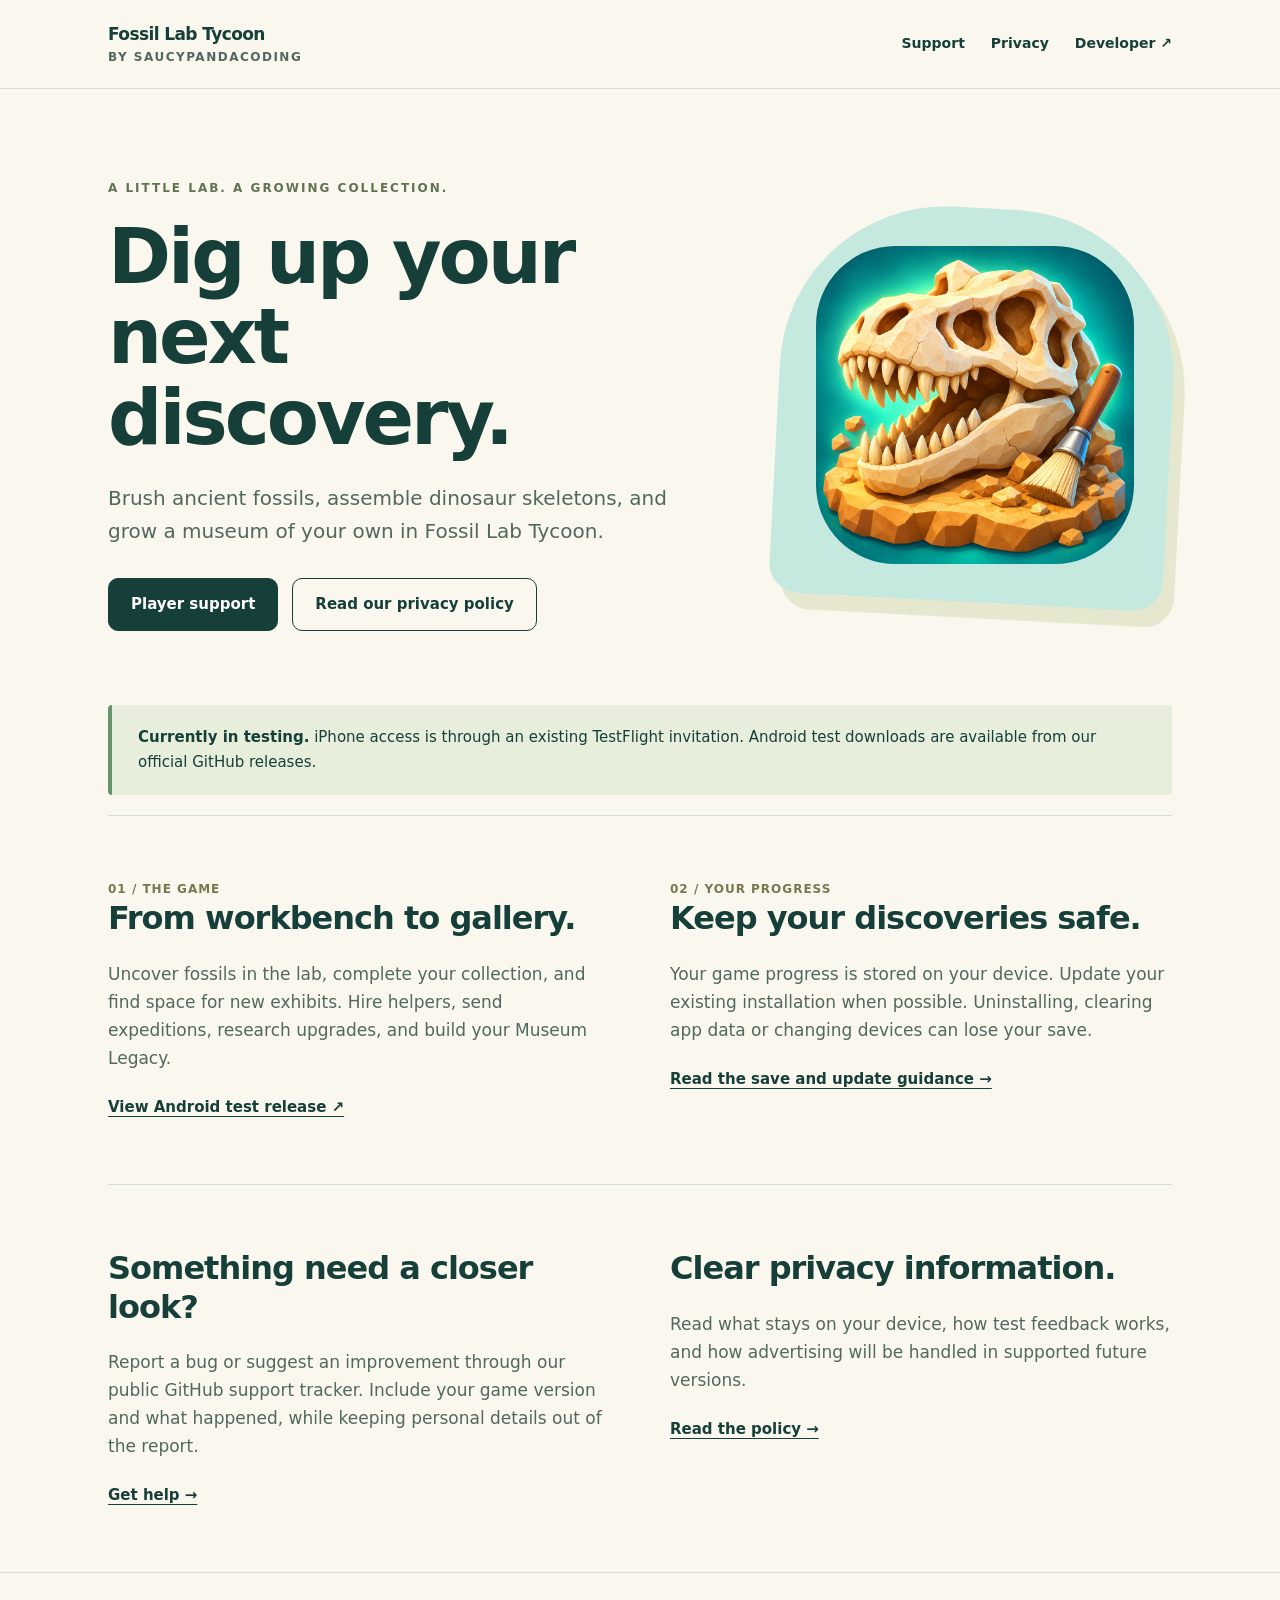
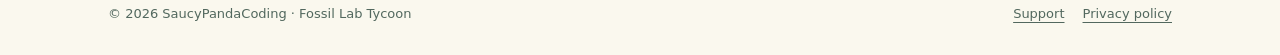
<file: index.html>
<!doctype html><html lang="en"><head><meta charset="utf-8"><meta name="viewport" content="width=device-width,initial-scale=1"><meta name="description" content="Official Fossil Lab Tycoon website. Player support, privacy information and test downloads from SaucyPandaCoding."><title>Fossil Lab Tycoon · SaucyPandaCoding</title><link rel="icon" href="/assets/fossil-lab-icon.png"><link rel="stylesheet" href="/styles.css"></head><body><a class="skip" href="#main">Skip to content</a><header><nav class="wrap" aria-label="Main navigation"><a class="brand" href="/">Fossil Lab Tycoon<span>By SaucyPandaCoding</span></a><div class="links"><a href="/support.html">Support</a><a href="/privacy.html">Privacy</a><a href="https://github.com/SaucyPandaCoding">Developer ↗</a></div></nav></header><main id="main" class="wrap"><section class="hero"><div><div class="eyebrow">A little lab. A growing collection.</div><h1>Dig up your<br>next discovery.</h1><p class="intro">Brush ancient fossils, assemble dinosaur skeletons, and grow a museum of your own in Fossil Lab Tycoon.</p><div class="buttons"><a class="button" href="/support.html">Player support</a><a class="button secondary" href="/privacy.html">Read our privacy policy</a></div></div><div class="art"><img src="/assets/fossil-lab-icon.png" width="512" height="512" alt="Fossil Lab Tycoon dinosaur skull app icon"></div></section><p class="ribbon"><strong>Currently in testing.</strong> iPhone access is through an existing TestFlight invitation. Android test downloads are available from our official GitHub releases.</p><section class="section columns"><div><div class="number">01 / THE GAME</div><h2>From workbench to gallery.</h2><p>Uncover fossils in the lab, complete your collection, and find space for new exhibits. Hire helpers, send expeditions, research upgrades, and build your Museum Legacy.</p><a class="text-link" href="https://github.com/SaucyPandaCoding/Fossil-Lab-Tycoon-Downloads/releases/latest">View Android test release ↗</a></div><div><div class="number">02 / YOUR PROGRESS</div><h2>Keep your discoveries safe.</h2><p>Your game progress is stored on your device. Update your existing installation when possible. Uninstalling, clearing app data or changing devices can lose your save.</p><a class="text-link" href="/support.html#saves">Read the save and update guidance →</a></div></section><section class="section columns"><div><h2>Something need a closer look?</h2><p>Report a bug or suggest an improvement through our public GitHub support tracker. Include your game version and what happened, while keeping personal details out of the report.</p><a class="text-link" href="/support.html">Get help →</a></div><div><h2>Clear privacy information.</h2><p>Read what stays on your device, how test feedback works, and how advertising will be handled in supported future versions.</p><a class="text-link" href="/privacy.html">Read the policy →</a></div></section></main><footer><div class="wrap"><span>© 2026 SaucyPandaCoding · Fossil Lab Tycoon</span><div><a href="/support.html">Support</a><a href="/privacy.html">Privacy policy</a></div></div></footer></body></html>
</file>
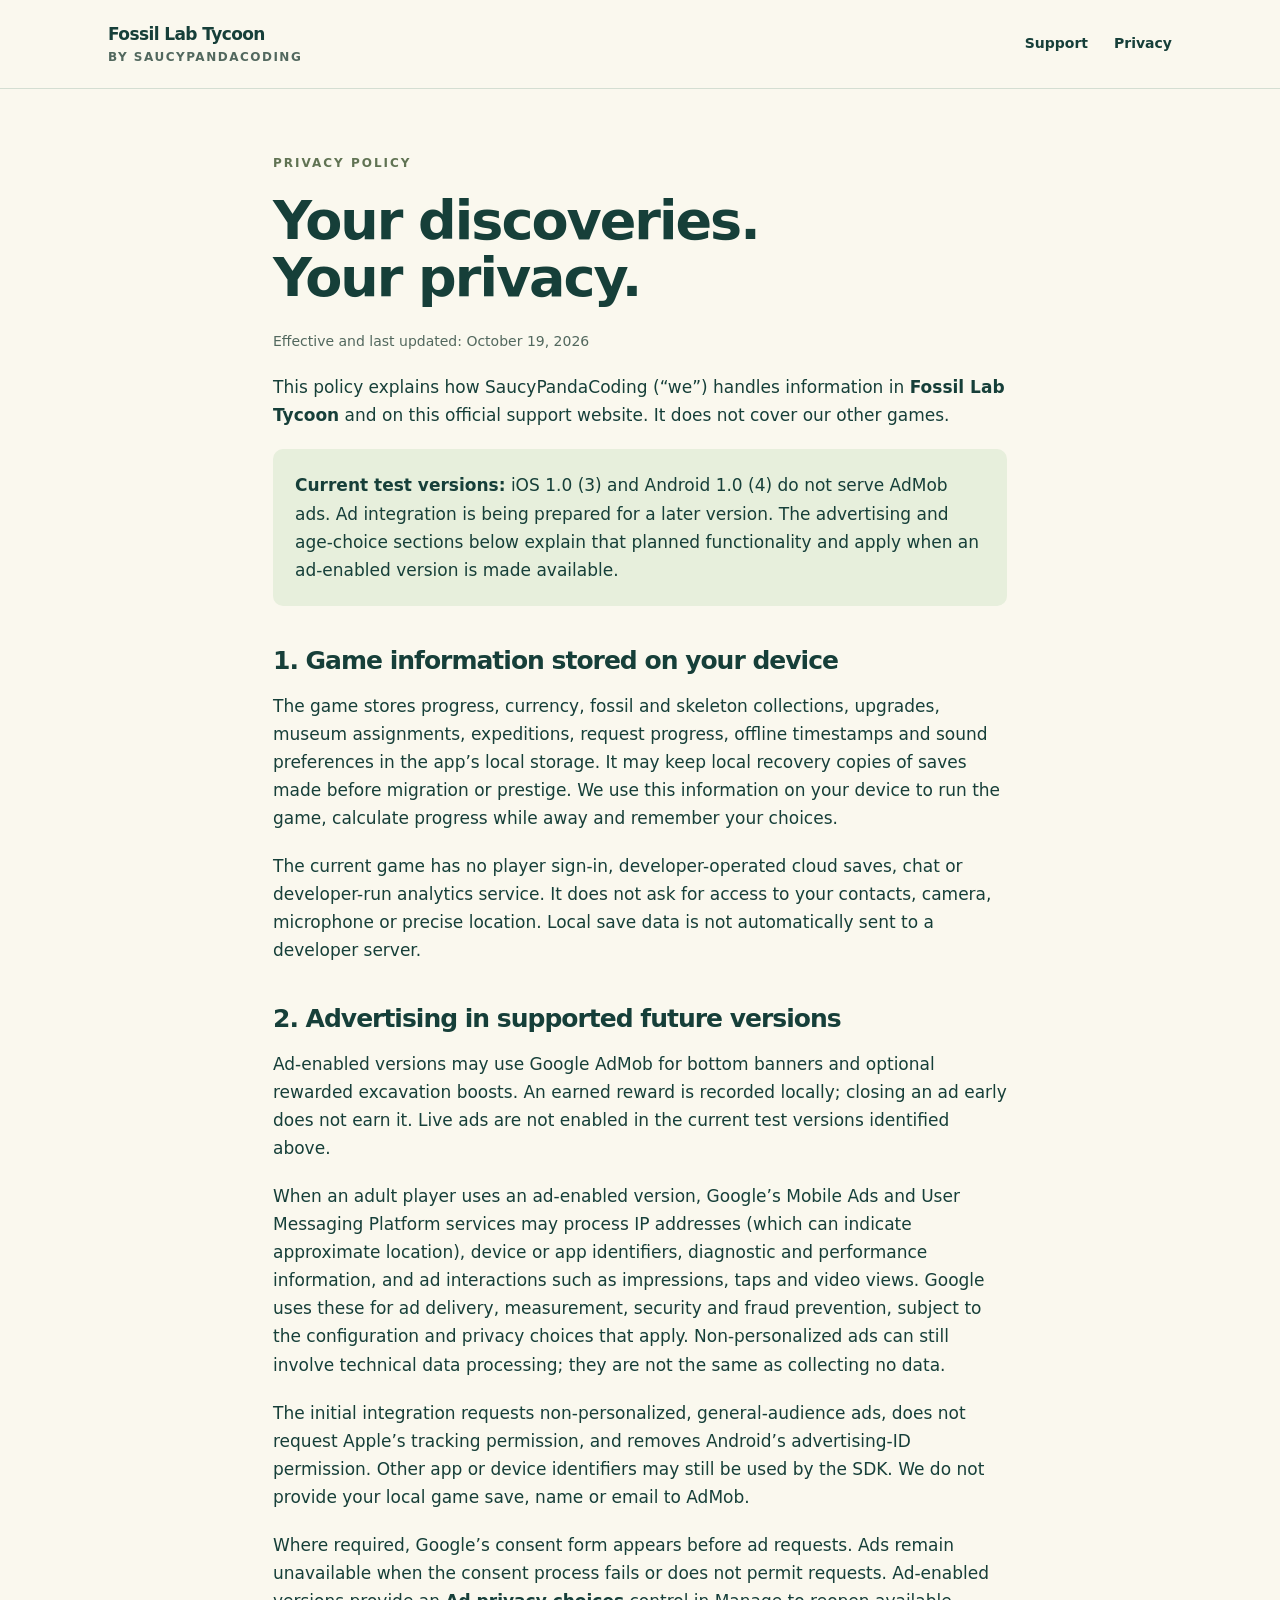
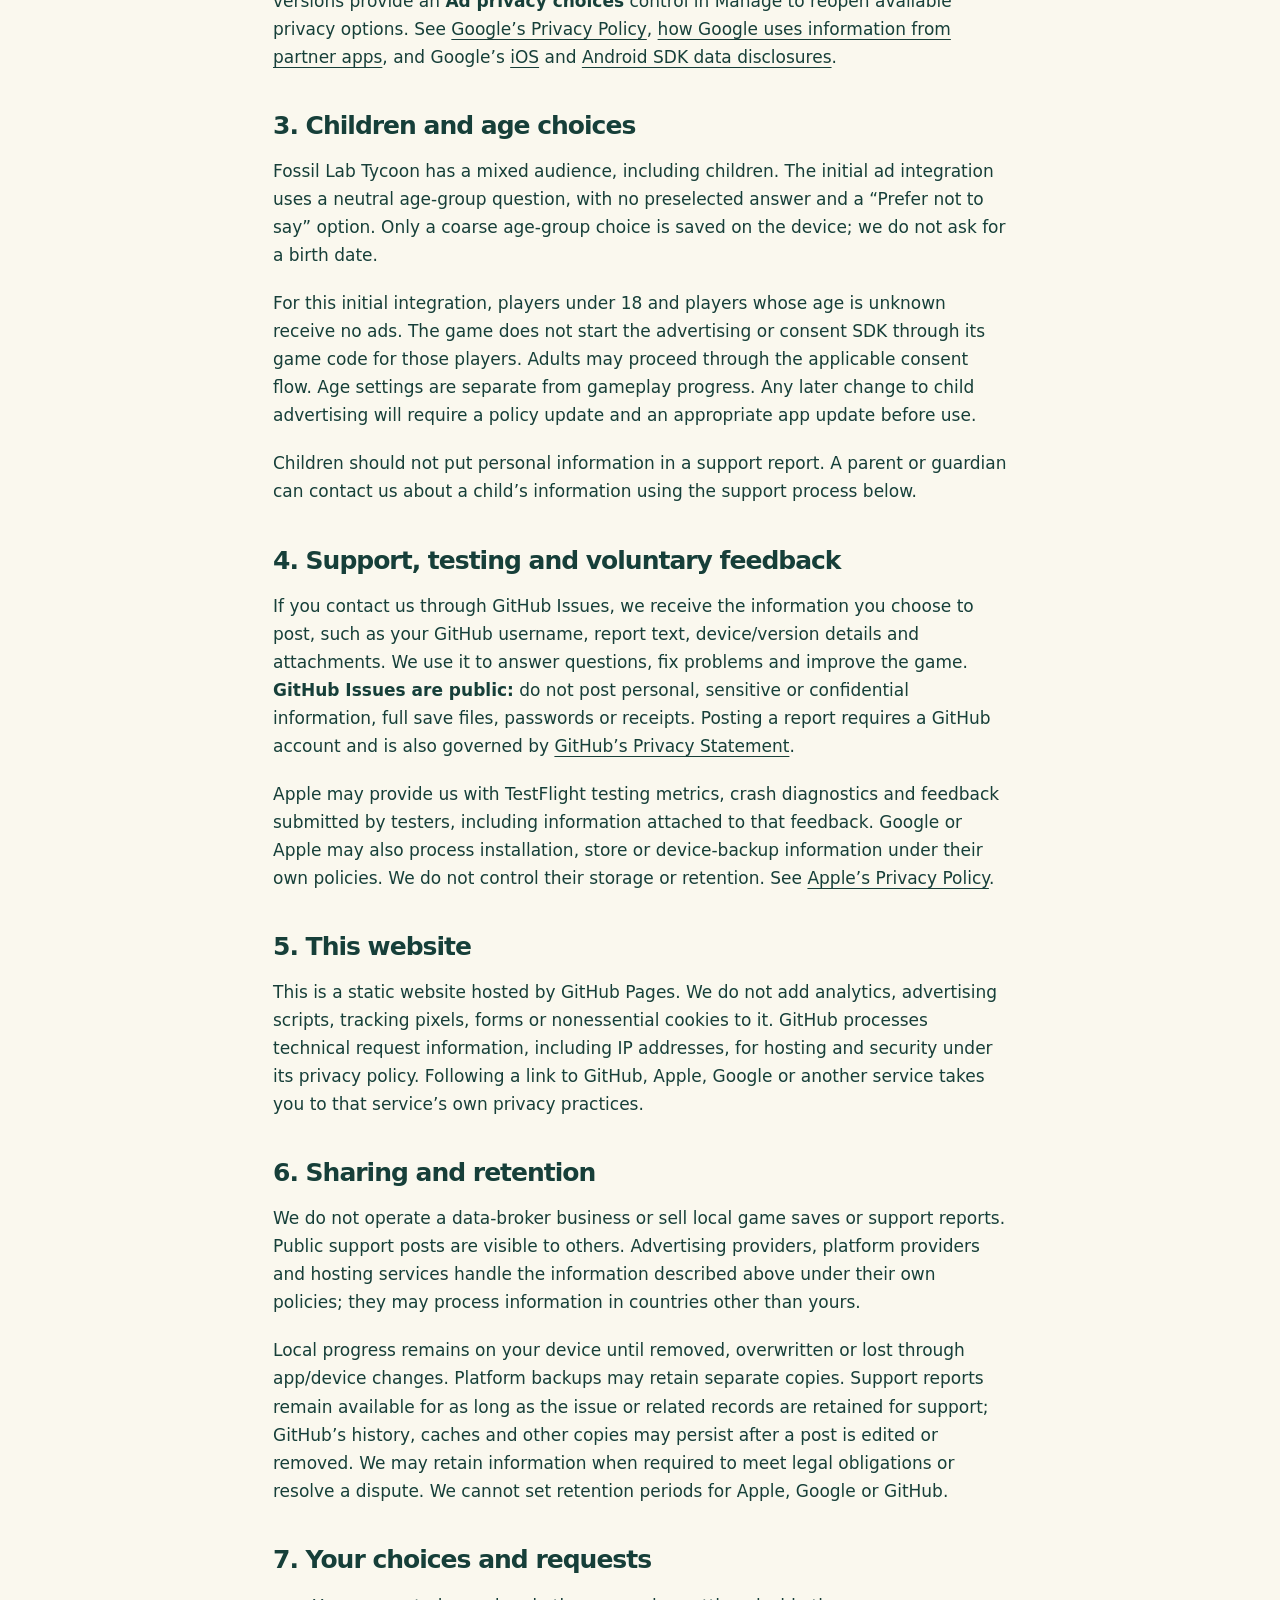
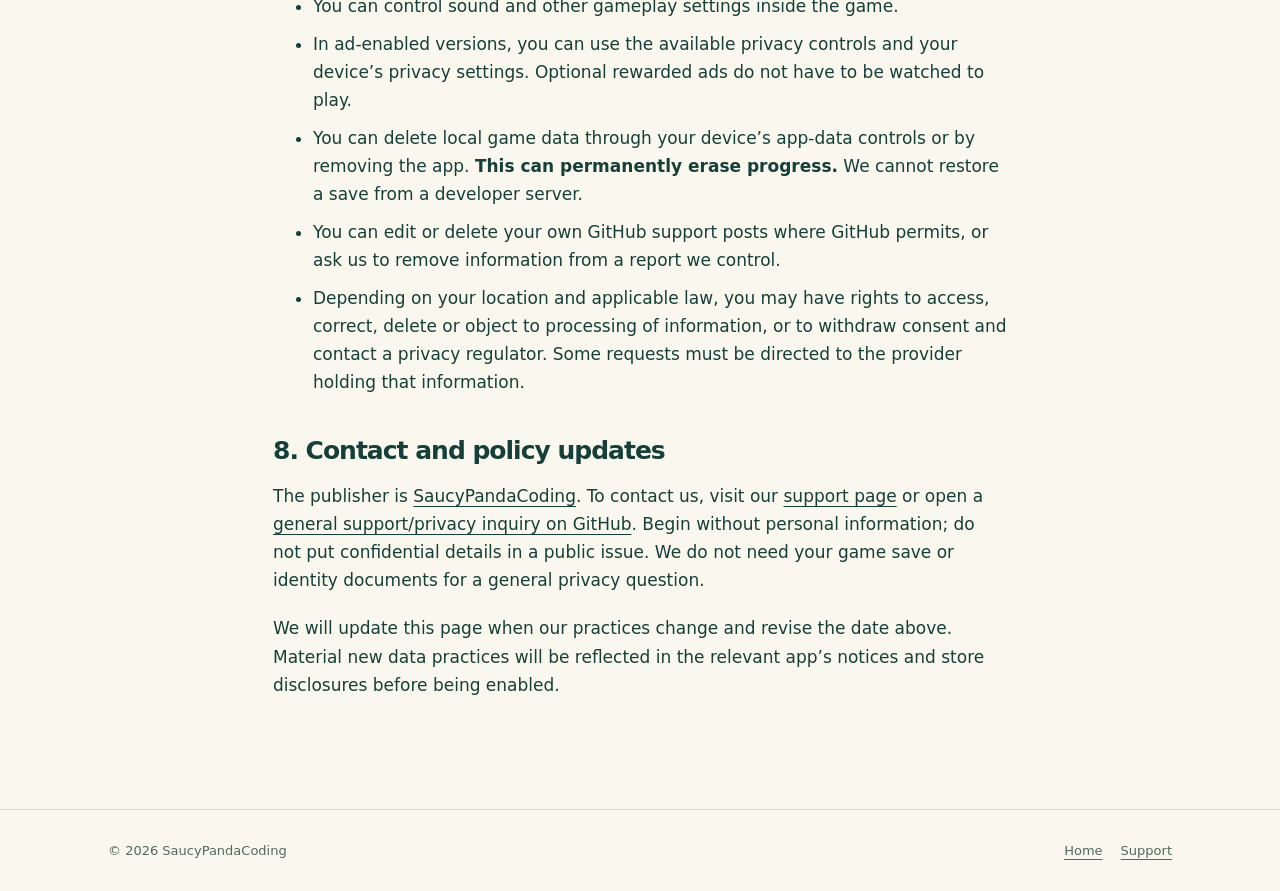
<file: privacy.html>
<!doctype html><html lang="en"><head><meta charset="utf-8"><meta name="viewport" content="width=device-width,initial-scale=1"><meta name="description" content="Privacy policy for Fossil Lab Tycoon and its official support website, published by SaucyPandaCoding."><title>Privacy policy · Fossil Lab Tycoon</title><link rel="icon" href="/assets/fossil-lab-icon.png"><link rel="stylesheet" href="/styles.css"></head><body><a class="skip" href="#main">Skip to content</a><header><nav class="wrap" aria-label="Main navigation"><a class="brand" href="/">Fossil Lab Tycoon<span>By SaucyPandaCoding</span></a><div class="links"><a href="/support.html">Support</a><a href="/privacy.html" aria-current="page">Privacy</a></div></nav></header><main id="main" class="document"><div class="eyebrow">Privacy policy</div><h1>Your discoveries.<br>Your privacy.</h1><p class="date">Effective and last updated: October 19, 2026</p><p>This policy explains how SaucyPandaCoding (“we”) handles information in <strong>Fossil Lab Tycoon</strong> and on this official support website. It does not cover our other games.</p><p class="note"><strong>Current test versions:</strong> iOS 1.0 (3) and Android 1.0 (4) do not serve AdMob ads. Ad integration is being prepared for a later version. The advertising and age-choice sections below explain that planned functionality and apply when an ad-enabled version is made available.</p><h2>1. Game information stored on your device</h2><p>The game stores progress, currency, fossil and skeleton collections, upgrades, museum assignments, expeditions, request progress, offline timestamps and sound preferences in the app’s local storage. It may keep local recovery copies of saves made before migration or prestige. We use this information on your device to run the game, calculate progress while away and remember your choices.</p><p>The current game has no player sign-in, developer-operated cloud saves, chat or developer-run analytics service. It does not ask for access to your contacts, camera, microphone or precise location. Local save data is not automatically sent to a developer server.</p><h2>2. Advertising in supported future versions</h2><p>Ad-enabled versions may use Google AdMob for bottom banners and optional rewarded excavation boosts. An earned reward is recorded locally; closing an ad early does not earn it. Live ads are not enabled in the current test versions identified above.</p><p>When an adult player uses an ad-enabled version, Google’s Mobile Ads and User Messaging Platform services may process IP addresses (which can indicate approximate location), device or app identifiers, diagnostic and performance information, and ad interactions such as impressions, taps and video views. Google uses these for ad delivery, measurement, security and fraud prevention, subject to the configuration and privacy choices that apply. Non-personalized ads can still involve technical data processing; they are not the same as collecting no data.</p><p>The initial integration requests non-personalized, general-audience ads, does not request Apple’s tracking permission, and removes Android’s advertising-ID permission. Other app or device identifiers may still be used by the SDK. We do not provide your local game save, name or email to AdMob.</p><p>Where required, Google’s consent form appears before ad requests. Ads remain unavailable when the consent process fails or does not permit requests. Ad-enabled versions provide an <strong>Ad privacy choices</strong> control in Manage to reopen available privacy options. See <a href="https://policies.google.com/privacy">Google’s Privacy Policy</a>, <a href="https://policies.google.com/technologies/partner-sites">how Google uses information from partner apps</a>, and Google’s <a href="https://developers.google.com/admob/ios/privacy/data-disclosure">iOS</a> and <a href="https://developers.google.com/admob/android/privacy/play-data-disclosure">Android SDK data disclosures</a>.</p><h2>3. Children and age choices</h2><p>Fossil Lab Tycoon has a mixed audience, including children. The initial ad integration uses a neutral age-group question, with no preselected answer and a “Prefer not to say” option. Only a coarse age-group choice is saved on the device; we do not ask for a birth date.</p><p>For this initial integration, players under 18 and players whose age is unknown receive no ads. The game does not start the advertising or consent SDK through its game code for those players. Adults may proceed through the applicable consent flow. Age settings are separate from gameplay progress. Any later change to child advertising will require a policy update and an appropriate app update before use.</p><p>Children should not put personal information in a support report. A parent or guardian can contact us about a child’s information using the support process below.</p><h2>4. Support, testing and voluntary feedback</h2><p>If you contact us through GitHub Issues, we receive the information you choose to post, such as your GitHub username, report text, device/version details and attachments. We use it to answer questions, fix problems and improve the game. <strong>GitHub Issues are public:</strong> do not post personal, sensitive or confidential information, full save files, passwords or receipts. Posting a report requires a GitHub account and is also governed by <a href="https://docs.github.com/en/site-policy/privacy-policies/github-general-privacy-statement">GitHub’s Privacy Statement</a>.</p><p>Apple may provide us with TestFlight testing metrics, crash diagnostics and feedback submitted by testers, including information attached to that feedback. Google or Apple may also process installation, store or device-backup information under their own policies. We do not control their storage or retention. See <a href="https://www.apple.com/legal/privacy/">Apple’s Privacy Policy</a>.</p><h2>5. This website</h2><p>This is a static website hosted by GitHub Pages. We do not add analytics, advertising scripts, tracking pixels, forms or nonessential cookies to it. GitHub processes technical request information, including IP addresses, for hosting and security under its privacy policy. Following a link to GitHub, Apple, Google or another service takes you to that service’s own privacy practices.</p><h2>6. Sharing and retention</h2><p>We do not operate a data-broker business or sell local game saves or support reports. Public support posts are visible to others. Advertising providers, platform providers and hosting services handle the information described above under their own policies; they may process information in countries other than yours.</p><p>Local progress remains on your device until removed, overwritten or lost through app/device changes. Platform backups may retain separate copies. Support reports remain available for as long as the issue or related records are retained for support; GitHub’s history, caches and other copies may persist after a post is edited or removed. We may retain information when required to meet legal obligations or resolve a dispute. We cannot set retention periods for Apple, Google or GitHub.</p><h2>7. Your choices and requests</h2><ul><li>You can control sound and other gameplay settings inside the game.</li><li>In ad-enabled versions, you can use the available privacy controls and your device’s privacy settings. Optional rewarded ads do not have to be watched to play.</li><li>You can delete local game data through your device’s app-data controls or by removing the app. <strong>This can permanently erase progress.</strong> We cannot restore a save from a developer server.</li><li>You can edit or delete your own GitHub support posts where GitHub permits, or ask us to remove information from a report we control.</li><li>Depending on your location and applicable law, you may have rights to access, correct, delete or object to processing of information, or to withdraw consent and contact a privacy regulator. Some requests must be directed to the provider holding that information.</li></ul><h2>8. Contact and policy updates</h2><p>The publisher is <a href="https://github.com/SaucyPandaCoding">SaucyPandaCoding</a>. To contact us, visit our <a href="/support.html">support page</a> or open a <a href="https://github.com/SaucyPandaCoding/SaucyPandaCoding.github.io/issues/new/choose">general support/privacy inquiry on GitHub</a>. Begin without personal information; do not put confidential details in a public issue. We do not need your game save or identity documents for a general privacy question.</p><p>We will update this page when our practices change and revise the date above. Material new data practices will be reflected in the relevant app’s notices and store disclosures before being enabled.</p></main><footer><div class="wrap"><span>© 2026 SaucyPandaCoding</span><div><a href="/">Home</a><a href="/support.html">Support</a></div></div></footer></body></html>
</file>
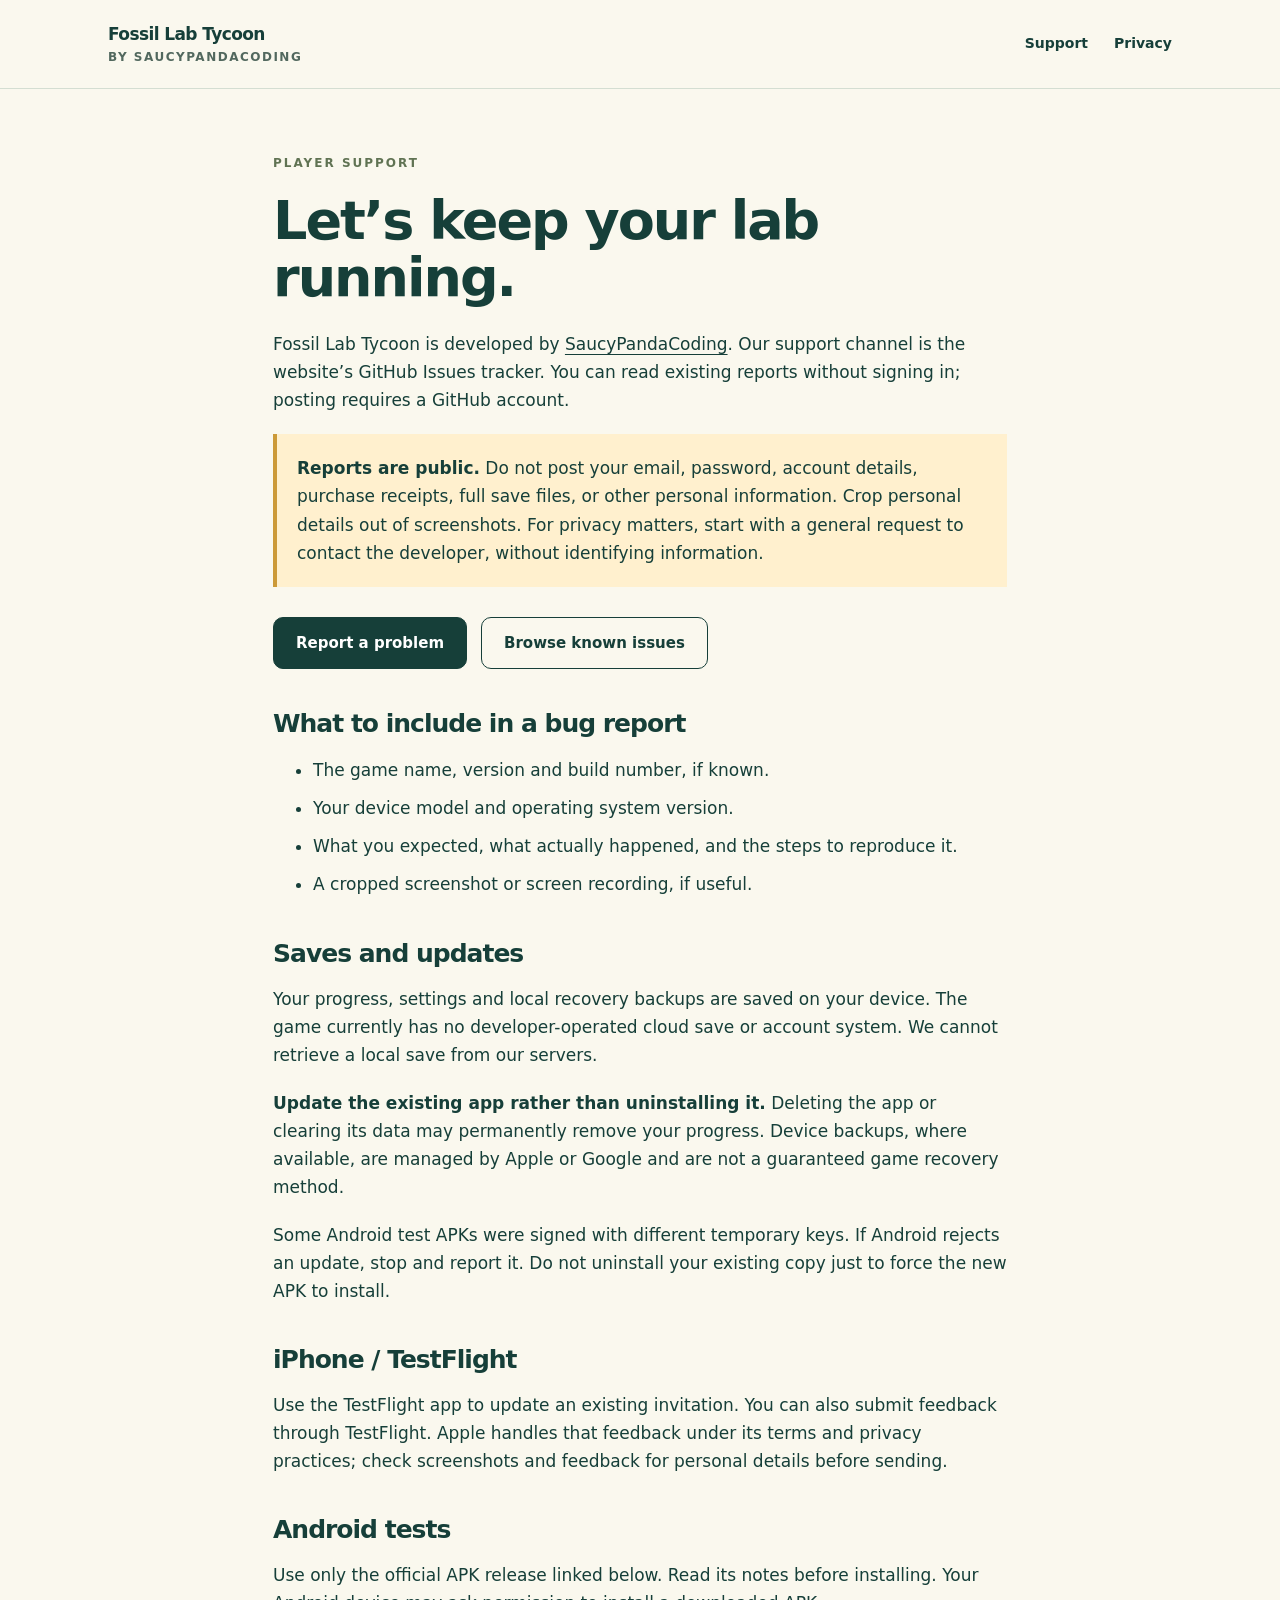
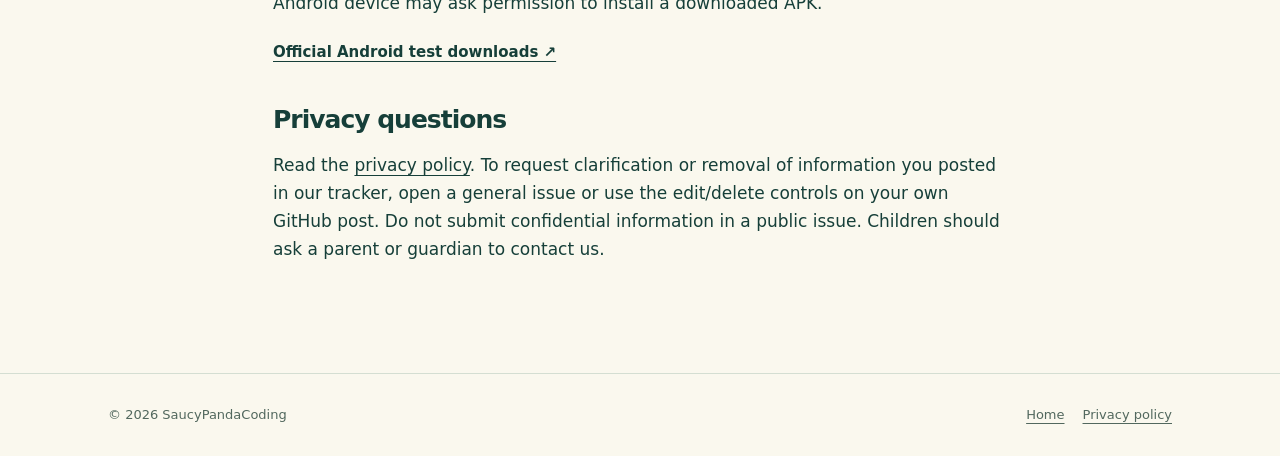
<file: support.html>
<!doctype html><html lang="en"><head><meta charset="utf-8"><meta name="viewport" content="width=device-width,initial-scale=1"><meta name="description" content="Get help with Fossil Lab Tycoon saves, updates and bug reports."><title>Player support · Fossil Lab Tycoon</title><link rel="icon" href="/assets/fossil-lab-icon.png"><link rel="stylesheet" href="/styles.css"></head><body><a class="skip" href="#main">Skip to content</a><header><nav class="wrap" aria-label="Main navigation"><a class="brand" href="/">Fossil Lab Tycoon<span>By SaucyPandaCoding</span></a><div class="links"><a href="/support.html" aria-current="page">Support</a><a href="/privacy.html">Privacy</a></div></nav></header><main id="main" class="document"><div class="eyebrow">Player support</div><h1>Let’s keep your lab running.</h1><p>Fossil Lab Tycoon is developed by <a href="https://github.com/SaucyPandaCoding">SaucyPandaCoding</a>. Our support channel is the website’s GitHub Issues tracker. You can read existing reports without signing in; posting requires a GitHub account.</p><p class="warning"><strong>Reports are public.</strong> Do not post your email, password, account details, purchase receipts, full save files, or other personal information. Crop personal details out of screenshots. For privacy matters, start with a general request to contact the developer, without identifying information.</p><div class="buttons"><a class="button" href="https://github.com/SaucyPandaCoding/SaucyPandaCoding.github.io/issues/new/choose">Report a problem</a><a class="button secondary" href="https://github.com/SaucyPandaCoding/SaucyPandaCoding.github.io/issues">Browse known issues</a></div><h2>What to include in a bug report</h2><ul><li>The game name, version and build number, if known.</li><li>Your device model and operating system version.</li><li>What you expected, what actually happened, and the steps to reproduce it.</li><li>A cropped screenshot or screen recording, if useful.</li></ul><h2 id="saves">Saves and updates</h2><p>Your progress, settings and local recovery backups are saved on your device. The game currently has no developer-operated cloud save or account system. We cannot retrieve a local save from our servers.</p><p><strong>Update the existing app rather than uninstalling it.</strong> Deleting the app or clearing its data may permanently remove your progress. Device backups, where available, are managed by Apple or Google and are not a guaranteed game recovery method.</p><p>Some Android test APKs were signed with different temporary keys. If Android rejects an update, stop and report it. Do not uninstall your existing copy just to force the new APK to install.</p><h2>iPhone / TestFlight</h2><p>Use the TestFlight app to update an existing invitation. You can also submit feedback through TestFlight. Apple handles that feedback under its terms and privacy practices; check screenshots and feedback for personal details before sending.</p><h2>Android tests</h2><p>Use only the official APK release linked below. Read its notes before installing. Your Android device may ask permission to install a downloaded APK.</p><a class="text-link" href="https://github.com/SaucyPandaCoding/Fossil-Lab-Tycoon-Downloads/releases/latest">Official Android test downloads ↗</a><h2>Privacy questions</h2><p>Read the <a href="/privacy.html">privacy policy</a>. To request clarification or removal of information you posted in our tracker, open a general issue or use the edit/delete controls on your own GitHub post. Do not submit confidential information in a public issue. Children should ask a parent or guardian to contact us.</p></main><footer><div class="wrap"><span>© 2026 SaucyPandaCoding</span><div><a href="/">Home</a><a href="/privacy.html">Privacy policy</a></div></div></footer></body></html>
</file>
<file: styles.css>
@charset "UTF-8";
:root{color-scheme:light;--ink:#163f39;--muted:#52685e;--mint:#c6e9df;--cream:#faf8ee;--line:#d4ded2;--gold:#f2c56b}
*{box-sizing:border-box}html{scroll-behavior:smooth}body{margin:0;background:var(--cream);color:var(--ink);font:17px/1.65 system-ui,-apple-system,BlinkMacSystemFont,"Segoe UI",sans-serif}a{color:inherit;text-underline-offset:4px}a:hover{color:#976225}a:focus-visible{outline:3px solid #ac651f;outline-offset:5px}.wrap{max-width:1120px;margin:auto;padding:0 28px}.skip{position:absolute;left:20px;top:-100px;background:white;padding:10px;z-index:5}.skip:focus{top:12px}header{border-bottom:1px solid var(--line)}nav{min-height:88px;display:flex;align-items:center;justify-content:space-between;gap:24px}.brand{font-weight:850;text-decoration:none;letter-spacing:-.6px}.brand span{font-size:12px;display:block;font-weight:600;letter-spacing:1.5px;text-transform:uppercase;color:var(--muted)}.links{display:flex;gap:26px;font-size:14px;font-weight:700}.links a{text-decoration:none}.eyebrow{font-size:12px;letter-spacing:2px;text-transform:uppercase;font-weight:800;color:#607353}.hero{padding:90px 0 74px;display:grid;grid-template-columns:1.5fr 1fr;align-items:center;gap:80px}h1{font-size:clamp(42px,6vw,76px);line-height:1.06;letter-spacing:-3px;margin:18px 0 24px;font-weight:850}p{margin:0 0 20px}.intro{max-width:570px;font-size:20px;color:var(--muted)}.art{background:var(--mint);padding:38px;border-radius:42% 42% 30px 30px;transform:rotate(3deg);box-shadow:12px 16px 0 #e5e8cf}.art img{display:block;width:100%;height:auto;border-radius:25%;transform:rotate(-3deg)}.buttons{display:flex;flex-wrap:wrap;gap:14px;margin-top:30px}.button{display:inline-block;padding:13px 22px;background:var(--ink);border:1px solid var(--ink);border-radius:10px;color:white;font-weight:750;text-decoration:none;font-size:15px}.button:hover{background:#285b4e;color:white}.button.secondary{background:transparent;color:var(--ink)}.ribbon{padding:20px 26px;background:#e7efdc;border-left:4px solid #67946c;border-radius:4px;font-size:15px}.section{padding:64px 0;border-top:1px solid var(--line)}h2{font-size:32px;line-height:1.2;letter-spacing:-1px;margin:0 0 22px}h3{font-size:20px;margin:26px 0 12px}.columns{display:grid;grid-template-columns:1fr 1fr;gap:60px}.columns p{color:var(--muted)}.number{font-weight:800;font-size:12px;color:#7b7650;letter-spacing:1px}.text-link{font-size:15px;font-weight:750}.document{max-width:790px;margin:auto;padding:65px 28px 90px}.document h1{font-size:clamp(36px,6vw,54px);letter-spacing:-2px}.document h2{font-size:25px;margin:40px 0 16px}.document li{margin-bottom:10px}.document .date{font-size:14px;color:var(--muted)}.note{padding:22px;background:#e7efdc;border-radius:10px}.warning{background:#fff0ce;padding:20px;border-left:4px solid #cc9a38}footer{padding:30px 0;border-top:1px solid var(--line);font-size:13px;color:var(--muted)}footer .wrap{display:flex;justify-content:space-between;gap:20px;flex-wrap:wrap}footer a{margin-left:18px}@media(max-width:720px){.wrap{padding:0 22px}nav{min-height:90px;align-items:flex-start;justify-content:center;flex-direction:column;gap:10px;padding:16px 0}.links{gap:20px}.hero{padding:48px 0;grid-template-columns:1fr;gap:36px}h1{letter-spacing:-2px}.art{max-width:280px;margin:0 auto}.intro{font-size:18px}.columns{grid-template-columns:1fr;gap:28px}.section{padding:40px 0}.document{padding-top:36px}footer a{margin-left:0;margin-right:18px}}@media(prefers-reduced-motion:reduce){html{scroll-behavior:auto}}
</file>
